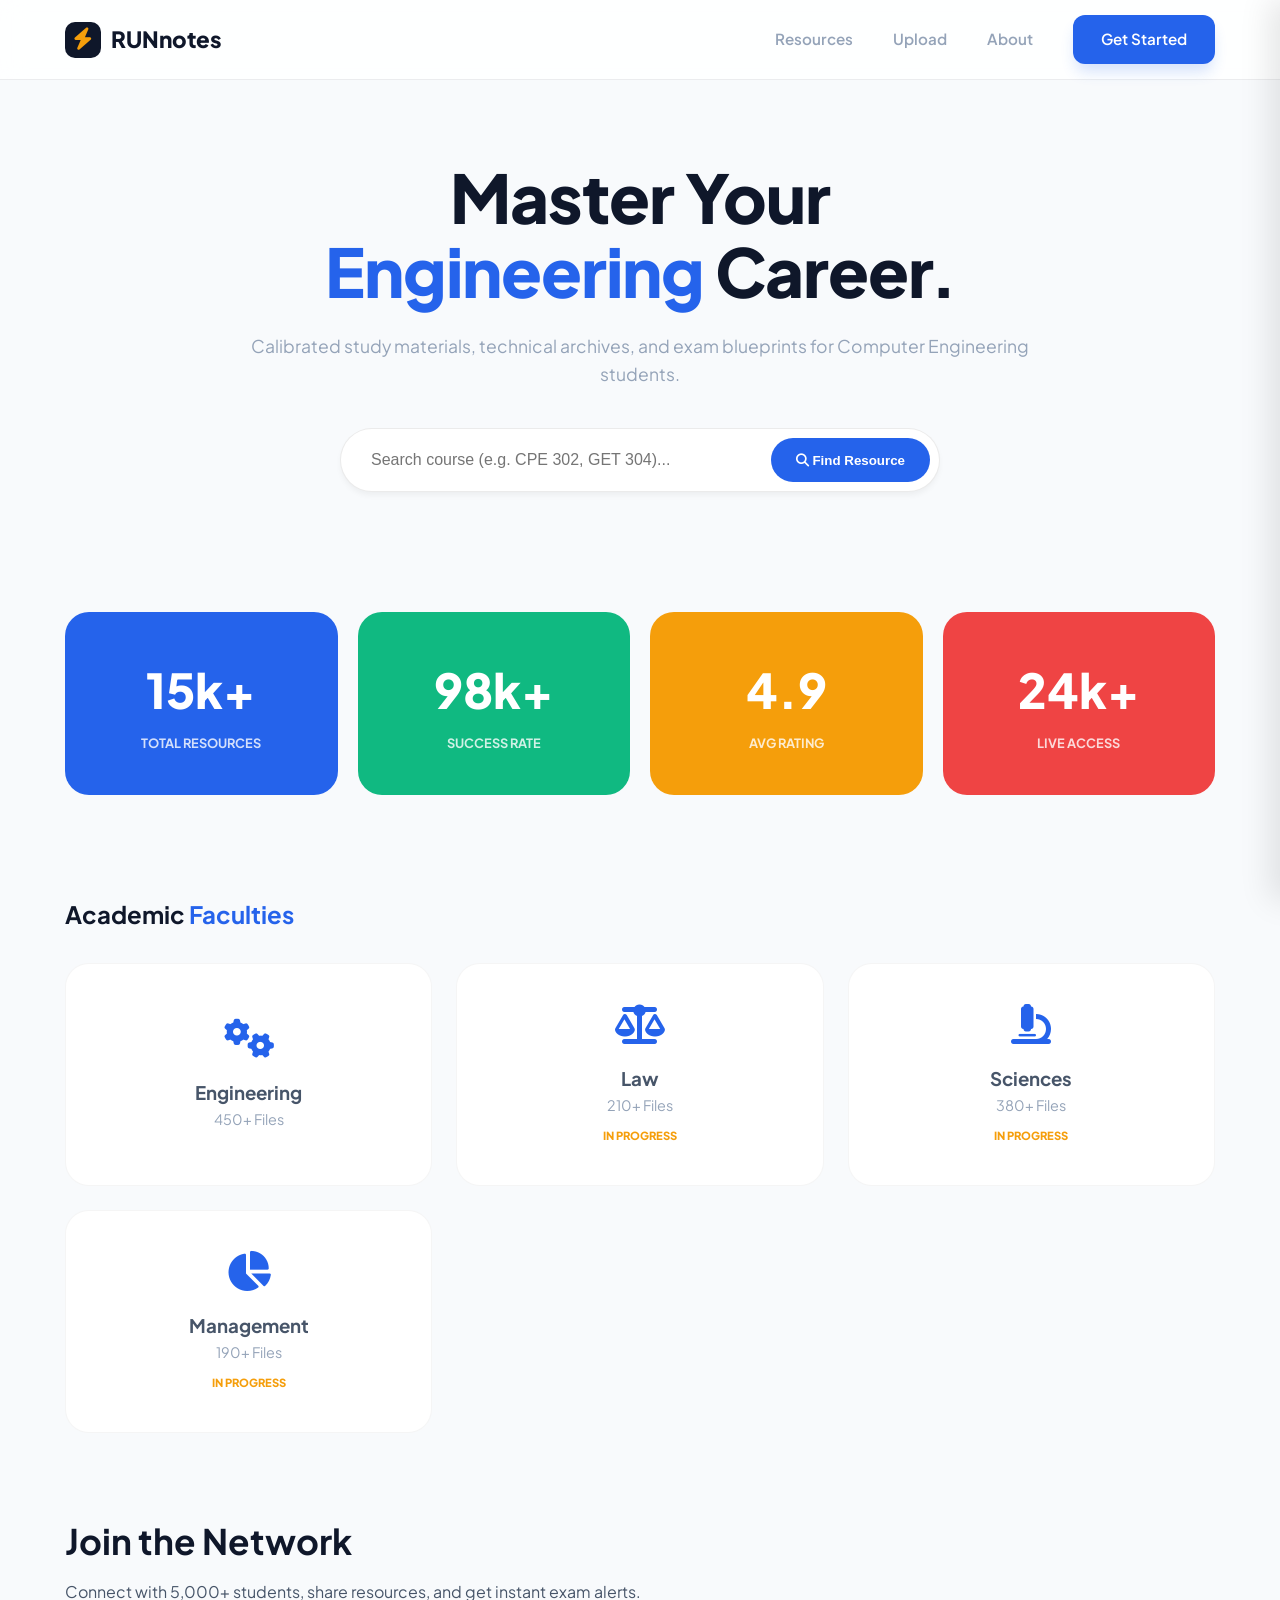
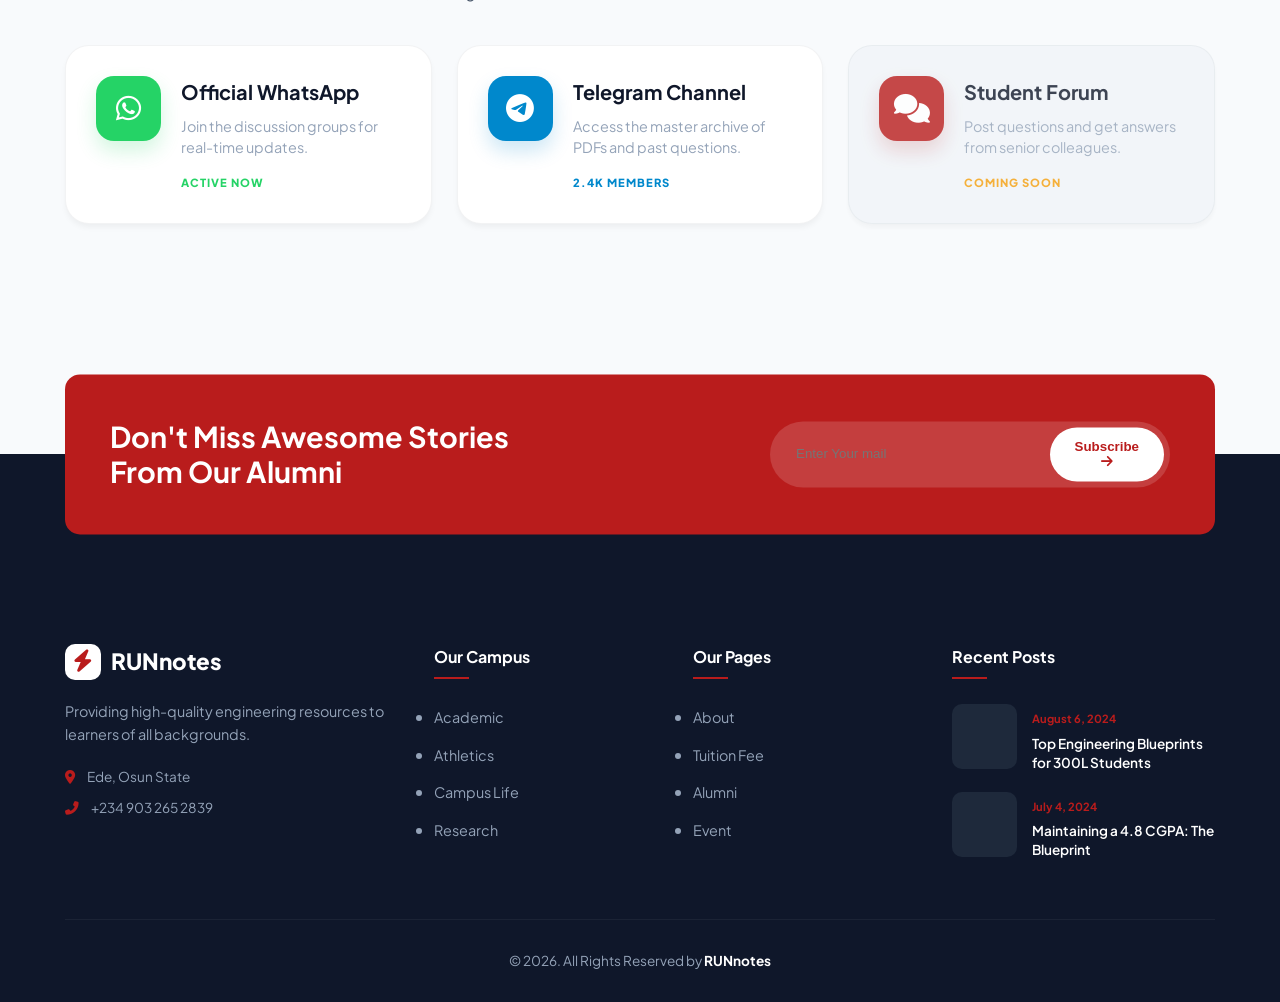
<file: index.html>
<!DOCTYPE html>
<html lang="en">
<head>
  <meta charset="UTF-8" />
  <meta name="viewport" content="width=device-width, initial-scale=1.0" />
  <title>RUNnotes | Engineering Intelligence Portal</title>
  
  <meta name="description" content="Access vetted Computer Engineering lecture notes, blueprints, and past questions.">
  
  <link rel="stylesheet" href="https://cdnjs.cloudflare.com/ajax/libs/font-awesome/6.4.0/css/all.min.css">
  <link href="https://fonts.googleapis.com/css2?family=Plus+Jakarta+Sans:wght@300;400;500;600;700;800&display=swap" rel="stylesheet">

  <style>
    /* ── DESIGN TOKENS ── */
    :root {
      --primary: #2563eb;
      --accent: #f59e0b;
      --success: #10b981;
      --danger: #ef4444;
      --f-accent: #b91c1c; /* Reference Image Red */
      
      --slate-900: #0f172a;
      --slate-600: #475569;
      --slate-400: #94a3b8;
      
      --bg-main: #f8fafc;
      --radius-lg: 24px;
      --radius-md: 12px;
      --shadow-sm: 0 4px 6px -1px rgba(0, 0, 0, 0.05);
      --shadow-xl: 0 20px 25px -5px rgba(0, 0, 0, 0.1);
      --transition: all 0.4s cubic-bezier(0.16, 1, 0.3, 1);
    }

    * { margin: 0; padding: 0; box-sizing: border-box; }
    
    body {
      background-color: var(--bg-main);
      color: var(--slate-600);
      font-family: 'Plus Jakarta Sans', sans-serif;
      line-height: 1.6;
      -webkit-font-smoothing: antialiased;
    }

    .container { width: 90%; max-width: 1200px; margin: 0 auto; }

    /* ── NAVIGATION ── */
    /* ── HEADER SPACING FIX ── */
header {
  position: fixed; 
  top: 0; 
  width: 100%; 
  height: 80px;
  background: rgba(255, 255, 255, 0.85); 
  backdrop-filter: blur(12px);
  border-bottom: 1px solid rgba(15, 23, 42, 0.08); 
  z-index: 1000;
  display: flex; 
  align-items: center;
}

/* Ensure the inner container has horizontal padding */
.nav-inner { 
  display: flex; 
  justify-content: space-between; 
  align-items: center; 
  width: 100%; 
  /* This adds the 'breathable' space on the left and right */
  padding: 0 5%; 
}

/* If you are using the .container class inside the header, ensure it has padding */
.container {
  width: 100%;
  max-width: 1200px;
  margin: 0 auto;
  padding: 0 25px; /* Adjust this value (e.g., 20px to 40px) to your liking */
}

/* Ensure the Menu Button doesn't have extra margins that push it weirdly */
.menu-btn {
  background: none;
  border: none;
  font-size: 1.6rem;
  color: var(--slate-900);
  cursor: pointer;
  padding: 8px; /* Makes it easier to click */
  display: flex;
  align-items: center;
  justify-content: center;
}

    
    .nav-inner { display: flex; justify-content: space-between; align-items: center; width: 100%; }
    
    .brand { display: flex; align-items: center; gap: 10px; font-weight: 800; font-size: 1.4rem; color: var(--slate-900); text-decoration: none; }
    .brand-icon {
      background: var(--slate-900); color: var(--accent);
      width: 36px; height: 36px; border-radius: 10px;
      display: flex; align-items: center; justify-content: center;
    }

    .nav-links { display: flex; align-items: center; gap: 2.5rem; }
    .nav-links a { font-size: 0.95rem; font-weight: 600; color: var(--slate-400); text-decoration: none; transition: var(--transition); }
    .nav-links a:hover { color: var(--primary); }

    .btn-cta {
      background: var(--primary); color: #fff !important;
      padding: 12px 28px; border-radius: var(--radius-md); font-weight: 700;
      box-shadow: 0 10px 15px -3px rgba(37, 99, 235, 0.2);
    }

    .menu-btn { display: none; background: none; border: none; font-size: 1.6rem; color: var(--slate-900); cursor: pointer; }

    /* ── SIDE DRAWER ── */
    .drawer-overlay {
      position: fixed; inset: 0; background: rgba(0,0,0,0.3); backdrop-filter: blur(4px);
      opacity: 0; visibility: hidden; transition: var(--transition); z-index: 1500;
    }
    .drawer {
      position: fixed; top: 0; right: -320px; width: 320px; height: 100%;
      background: white; z-index: 2000; padding: 40px; transition: var(--transition);
      box-shadow: -10px 0 30px rgba(0,0,0,0.1);
    }
    .drawer.active { right: 0; }
    .drawer-overlay.active { opacity: 1; visibility: visible; }

    /* ── HERO ── */
    .hero { padding: 160px 0 60px; text-align: center; max-width: 850px; margin: 0 auto; }
    .badge {
      display: inline-block; padding: 6px 16px; background: #dbeafe;
      color: var(--primary); border-radius: 50px; font-size: 0.75rem;
      font-weight: 800; text-transform: uppercase; margin-bottom: 1.5rem;
    }
    .hero h1 {
      font-size: clamp(2.5rem, 7vw, 4.2rem); font-weight: 800; color: var(--slate-900);
      line-height: 1.1; margin-bottom: 1.5rem; letter-spacing: -1px;
    }
    .hero p { font-size: 1.1rem; color: var(--slate-400); margin-bottom: 40px; }

    .search-container { position: relative; max-width: 600px; margin: 0 auto; }
    .search-input {
      width: 100%; padding: 22px 30px; border-radius: 100px;
      border: 1px solid rgba(0,0,0,0.08); font-size: 1rem; outline: none;
      box-shadow: var(--shadow-sm); transition: var(--transition);
    }
    .search-input:focus { border-color: var(--primary); box-shadow: var(--shadow-xl); }
    .search-btn {
      position: absolute; right: 10px; top: 10px; bottom: 10px;
      background: var(--primary); color: white; border: none;
      padding: 0 25px; border-radius: 100px; font-weight: 700; cursor: pointer;
    }

    /* ── STATS ── */
    .stats-grid {
      display: grid; grid-template-columns: repeat(auto-fit, minmax(240px, 1fr));
      gap: 20px; margin: 60px 0 100px;
    }
    .stat-card {
      padding: 40px 20px; border-radius: var(--radius-lg); text-align: center; color: white;
      transition: var(--transition);
    }
    .stat-card:hover { transform: translateY(-8px); }
    .stat-card .val { font-size: 3rem; font-weight: 800; display: block; }
    .stat-card .label { font-size: 0.8rem; font-weight: 700; text-transform: uppercase; opacity: 0.8; }

    /* ── FACULTIES ── */
    .faculty-grid { display: grid; grid-template-columns: repeat(auto-fill, minmax(280px, 1fr)); gap: 24px; }
.faculty-card {
  background: white;
  padding: 40px;
  border-radius: var(--radius-lg);
  border: 1px solid rgba(0,0,0,0.04);
  cursor: pointer;
  transition: var(--transition);
  
  /* --- CENTERING LOGIC --- */
  display: flex;
  flex-direction: column;
  align-items: center;    /* Centers items horizontally */
  justify-content: center; /* Centers items vertically */
  text-align: center;      /* Centers the text lines */
}

.faculty-card:hover {
  border-color: var(--primary);
  box-shadow: var(--shadow-xl);
  transform: scale(1.02);
}

.faculty-card i {
  font-size: 2.5rem;
  color: var(--primary);
  margin-bottom: 20px;
  /* Remove display: block if it was there, flex handles it now */
}
/* ── FULL WIDTH FOOTER FIX ── */
.footer-wrapper {
  background-color: var(--f-bg);
  margin-top: 150px;
  color: var(--f-text);
  font-family: 'Plus Jakarta Sans', sans-serif;
  
  /* Forces the footer to span the entire screen width */
  width: 100vw;
  margin-left: calc(-50vw + 50%);
  position: relative;
  left: 0;
  right: 0;
}

/* The Newsletter box still needs to be centered, 
   but the red background will now span closer to the edges if needed */
.newsletter-box {
  background: var(--f-accent);
  padding: 45px;
  border-radius: 15px;
  display: flex;
  justify-content: space-between;
  align-items: center;
  transform: translateY(-50%);
  margin-bottom: -30px;
  flex-wrap: wrap;
  gap: 30px;
  
  /* Keeps the content of the newsletter aligned with your site width */
  max-width: 1200px;
  margin-left: auto;
  margin-right: auto;
}

.footer-main {
  /* This inner container keeps the links from touching the edge */
  max-width: 1200px; 
  margin: 0 auto;
  padding: 60px 20px 40px; /* Horizontal padding so text doesn't touch the very edge on mobile */
  display: grid;
  grid-template-columns: 1.5fr 1fr 1fr 1.2fr;
  gap: 40px;
}

.copyright {
  border-top: 1px solid rgba(255, 255, 255, 0.05);
  padding: 30px 0;
  text-align: center;
  font-size: 0.85rem;
  width: 100%; /* Spans edge to edge */
}
/* ── FEATURED CARD (ENGINEERING) ── */
.faculty-card.featured-card {
  border-color: var(--primary);
  /* Stronger shadow to show it is the 'Main' card */
  box-shadow: 0 20px 40px rgba(37, 99, 235, 0.15); 
  position: relative;
  overflow: hidden;
}

/* Add a small 'Main' badge tag to the top corner of the card */
.faculty-card.featured-card::before {
  content: "TOP CHOICE";
  position: absolute;
  top: 12px;
  right: -30px;
  background: var(--primary);
  color: white;
  font-size: 0.6rem;
  font-weight: 900;
  padding: 4px 40px;
  transform: rotate(45deg);
}

/* ── CLICK BEHAVIOR (The 'Pressed' effect) ── */
.faculty-card:active {
  transform: scale(0.95); /* Shrinks slightly when pressed */
  box-shadow: 0 5px 10px rgba(0, 0, 0, 0.1); /* Shadow flattens */
  transition: transform 0.1s ease; /* Fast transition for the click */
  
}

/* Standard Hover (Desktop) */
.faculty-card:hover {
  transform: translateY(-8px);
  box-shadow: var(--shadow-xl);
  border-color: var(--primary);
}



    /* ── FOOTER SYSTEM (Alumni Style) ── */
    .footer-wrapper { background: var(--slate-900); margin-top: 150px; color: var(--slate-400); }
    .newsletter-box {
      background: var(--f-accent); padding: 45px; border-radius: 15px;
      display: flex; justify-content: space-between; align-items: center;
      transform: translateY(-50%); margin-bottom: -30px; flex-wrap: wrap; gap: 30px;
    }
    .newsletter-box h2 { color: white; font-size: 1.8rem; line-height: 1.2; }
    
    .sub-form {
      background: rgba(255,255,255,0.15); padding: 6px; border-radius: 50px;
      display: flex; width: 100%; max-width: 400px;
    }
    .sub-form input { background: none; border: none; color: white; padding: 0 20px; width: 100%; outline: none; }
    .sub-btn { background: white; color: var(--f-accent); border: none; padding: 12px 25px; border-radius: 50px; font-weight: 800; cursor: pointer; }

    .footer-main { padding: 60px 0 40px; display: grid; grid-template-columns: 1.5fr 1fr 1fr 1.2fr; gap: 40px; }
    .footer-col h4 { color: white; margin-bottom: 25px; position: relative; padding-bottom: 10px; }
    .footer-col h4::after { content: ''; position: absolute; left: 0; bottom: 0; width: 35px; height: 2px; background: var(--f-accent); }
    .footer-col ul li { margin-bottom: 12px; }
    .footer-col a { color: var(--slate-400); text-decoration: none; font-size: 0.9rem; transition: 0.3s; }
    .footer-col a:hover { color: white; padding-left: 5px; }

    .post-item { display: flex; gap: 15px; margin-bottom: 20px; }
    .post-thumb { width: 65px; height: 65px; background: #1e293b; border-radius: 10px; background-size: cover; flex-shrink: 0; }
    .post-meta span { font-size: 0.7rem; color: var(--f-accent); font-weight: 700; }
    .post-meta p { color: white; font-size: 0.85rem; font-weight: 600; margin-top: 4px; line-height: 1.4; }

    .copyright { border-top: 1px solid rgba(255,255,255,0.05); padding: 30px 0; text-align: center; font-size: 0.85rem; }

    /* ── RESPONSIVE ── */
    @media (max-width: 992px) {
      .nav-links { display: none; }
      .menu-btn { display: block; }
      .footer-main { grid-template-columns: 1fr 1fr; }
    }
    @media (max-width: 768px) {
      .hero { padding-top: 120px; }
      .newsletter-box { text-align: center; justify-content: center; transform: translateY(-30%); }
      .footer-main { grid-template-columns: 1fr; }
      .search-btn span { display: none; }
    }
    
    /* ── COMMUNITY SECTION ── */
.community-section {
  padding: 80px 0;
  animation: fadeInUp 0.8s var(--ease-out);
}

.community-header {
  margin-bottom: 40px;
  text-align: left;
}

.community-header h2 {
  font-size: 2.2rem;
  color: var(--slate-900);
  margin-bottom: 10px;
}

.community-grid {
  display: grid;
  grid-template-columns: repeat(auto-fit, minmax(300px, 1fr));
  gap: 25px;
}

/* Card Base */
.com-card {
  text-decoration: none;
  background: white;
  border: 1px solid rgba(15, 23, 42, 0.05);
  border-radius: 24px;
  padding: 30px;
  display: flex;
  gap: 20px;
  transition: var(--transition);
  position: relative;
  overflow: hidden;
  box-shadow: var(--shadow-sm);
}

/* Click & Hover Effects */
.com-card:hover {
  transform: translateY(-8px);
  box-shadow: var(--shadow-xl);
  border-color: var(--primary);
}

.com-card:active {
  transform: scale(0.96);
  transition: 0.1s;
}

.com-icon {
  width: 65px;
  height: 65px;
  border-radius: 18px;
  display: flex;
  align-items: center;
  justify-content: center;
  font-size: 1.8rem;
  color: white;
  flex-shrink: 0;
}

/* Brand Colors & Shadows */
.whatsapp .com-icon { 
  background: #25D366; 
  box-shadow: 0 10px 20px rgba(37, 211, 102, 0.2); 
}
.telegram .com-icon { 
  background: #0088cc; 
  box-shadow: 0 10px 20px rgba(0, 136, 204, 0.2); 
}
.forum .com-icon { 
  background: var(--f-accent); 
  box-shadow: 0 10px 20px rgba(185, 28, 28, 0.2); 
}

/* Text Styling */
.com-info h3 { 
  color: var(--slate-900); 
  margin-bottom: 8px; 
  font-size: 1.25rem; 
}
.com-info p { 
  color: var(--slate-400); 
  font-size: 0.9rem; 
  line-height: 1.5; 
}

.com-stat {
  display: inline-block;
  margin-top: 15px;
  font-size: 0.7rem;
  font-weight: 800;
  text-transform: uppercase;
  letter-spacing: 1px;
  color: #25D366; /* Default to Green for 'Active' */
}

.telegram .com-stat { color: #0088cc; }
.coming-soon { color: var(--accent); }

/* Forum 'Disabled' state */
.forum.disabled {
  background: #f1f5f9;
  cursor: not-allowed;
  opacity: 0.8;
}

/* Mobile Adaptivity */
@media (max-width: 640px) {
  .com-card { 
    flex-direction: column; 
    align-items: center; 
    text-align: center; 
    padding: 40px 20px;
  }
}

/* Keyframes for the entrance */
@keyframes fadeInUp {
  from { opacity: 0; transform: translateY(30px); }
  to { opacity: 1; transform: translateY(0); }
}
  </style>
</head>
<body>

<header>
  <div class="container nav-inner">
    <a href="index.html" class="brand">
      <div class="brand-icon"><i class="fas fa-bolt"></i></div>
      <span>RUNnotes</span>
    </a>
    
    <nav class="nav-links">
      <a href="#resources">Resources</a>
      <a href="studentupload.html">Upload</a>
      <a href="about.html">About</a>
      <a href="signup.html" class="btn-cta">Get Started</a>
    </nav>

    <button class="menu-btn" onclick="toggleMenu()"><i class="fas fa-bars-staggered"></i></button>
  </div>
</header>

<div class="drawer-overlay" id="overlay" onclick="toggleMenu()"></div>
<aside class="drawer" id="drawer">
  <div style="display:flex; justify-content:space-between; align-items:center; margin-bottom:40px;">
    <div class="brand"><div class="brand-icon"><i class="fas fa-bolt"></i></div><span>RUNnotes</span></div>
    <button class="menu-btn" onclick="toggleMenu()"><i class="fas fa-times"></i></button>
  </div>
  <nav style="display:flex; flex-direction:column; gap:25px;">
    <a href="#resources" style="text-decoration:none; color:var(--slate-900); font-weight:700;">Resources</a>
    <a href="studentupload.html" style="text-decoration:none; color:var(--slate-900); font-weight:700;">Student Upload</a>
    <a href="about.html" style="text-decoration:none; color:var(--slate-900); font-weight:700;">About</a>
    <a href="signup.html" class="btn-cta" style="text-align:center;">Join Now</a>
  </nav>
</aside>

<main class="container">
  <section class="hero">
    <h1>Master Your <br><span style="color:var(--primary)">Engineering</span> Career.</h1>
    <p>Calibrated study materials, technical archives, and exam blueprints for Computer Engineering students.</p>

    <div class="search-container">
      <input type="text" class="search-input" placeholder="Search course (e.g. CPE 302, GET 304)...">
      <button class="search-btn">
        <i class="fas fa-search"></i> <span>Find Resource</span>
      </button>
    </div>
  </section>

  <section class="stats-grid">
    <div class="stat-card" style="background:var(--primary)">
      <span class="val" data-val="15">0</span>
      <span class="label">Total Resources</span>
    </div>
    <div class="stat-card" style="background:var(--success)">
      <span class="val" data-val="98">0</span>
      <span class="label">Success Rate</span>
    </div>
    <div class="stat-card" style="background:var(--accent)">
      <span class="val" data-val="4.9">0</span>
      <span class="label">Avg Rating</span>
    </div>
    <div class="stat-card" style="background:var(--danger)">
      <span class="val" data-val="24">0</span>
      <span class="label">Live Access</span>
    </div>
  </section>

  <h2 style="margin-bottom:30px; color:var(--slate-900)">Academic <span style="color:var(--primary)">Faculties</span></h2>
  <div class="faculty-grid" id="facultyGrid"></div>
<section id="community-panel" class="container community-section">
  <div class="community-header">
    <h2>Join the <span class="accent-text">Network</span></h2>
    <p>Connect with 5,000+ students, share resources, and get instant exam alerts.</p>
  </div>

  <div class="community-grid">
    <a href="https://wa.me/2349032652839?text=Hello%20RUNnotes%20Support" target="_blank" class="com-card whatsapp">
      <div class="com-icon"><i class="fab fa-whatsapp"></i></div>
      <div class="com-info">
        <h3>Official WhatsApp</h3>
        <p>Join the discussion groups for real-time updates.</p>
        <span class="com-stat">Active Now</span>
      </div>
    </a>

    <a href="https://t.me/runnotes_hub" target="_blank" class="com-card telegram">
      <div class="com-icon"><i class="fab fa-telegram-plane"></i></div>
      <div class="com-info">
        <h3>Telegram Channel</h3>
        <p>Access the master archive of PDFs and past questions.</p>
        <span class="com-stat">2.4k Members</span>
      </div>
    </a>

    <div class="com-card forum disabled">
      <div class="com-icon"><i class="fas fa-comments"></i></div>
      <div class="com-info">
        <h3>Student Forum</h3>
        <p>Post questions and get answers from senior colleagues.</p>
        <span class="com-stat coming-soon">Coming Soon</span>
      </div>
    </div>
  </div>
</section>

  <footer class="footer-wrapper">
    <div class="container">
      <div class="newsletter-box">
        <h2>Don't Miss Awesome Stories<br>From Our Alumni</h2>
        <div class="sub-form">
          <input type="email" placeholder="Enter Your mail">
          <button class="sub-btn">Subscribe <i class="fas fa-arrow-right"></i></button>
        </div>
      </div>

      <div class="footer-main">
        <div class="footer-col">
          <div class="brand">
            <div class="brand-icon" style="background:white; color:var(--f-accent)"><i class="fas fa-bolt"></i></div>
            <span style="color:white">RUNnotes</span>
          </div>
          <p style="margin-top:20px; font-size:0.9rem;">Providing high-quality engineering resources to learners of all backgrounds.</p>
          <div style="margin-top:20px; font-size:0.85rem;">
            <p><i class="fas fa-map-marker-alt" style="color:var(--f-accent); margin-right:10px;"></i> Ede, Osun State</p>
            <p style="margin-top:10px;"><i class="fas fa-phone-alt" style="color:var(--f-accent); margin-right:10px;"></i> +234 903 265 2839</p>
          </div>
        </div>

        <div class="footer-col">
          <h4>Our Campus</h4>
          <ul>
            <li><a href="#">Academic</a></li>
            <li><a href="#">Athletics</a></li>
            <li><a href="#">Campus Life</a></li>
            <li><a href="#">Research</a></li>
          </ul>
        </div>

        <div class="footer-col">
          <h4>Our Pages</h4>
          <ul>
            <li><a href="about.html">About</a></li>
            <li><a href="#">Tuition Fee</a></li>
            <li><a href="#">Alumni</a></li>
            <li><a href="#">Event</a></li>
          </ul>
        </div>

        <div class="footer-col">
          <h4>Recent Posts</h4>
          <div class="post-item">
            <div class="post-thumb" style="background-image:url('https://via.placeholder.com/70')"></div>
            <div class="post-meta">
              <span>August 6, 2024</span>
              <p>Top Engineering Blueprints for 300L Students</p>
            </div>
          </div>
          <div class="post-item">
            <div class="post-thumb" style="background-image:url('https://via.placeholder.com/70')"></div>
            <div class="post-meta">
              <span>July 4, 2024</span>
              <p>Maintaining a 4.8 CGPA: The Blueprint</p>
            </div>
          </div>
        </div>
      </div>

      <div class="copyright">
        &copy; 2026. All Rights Reserved by <span style="color:white; font-weight:700;">RUNnotes</span>
      </div>
    </div>
  </footer>
</main>

<script>
  const facultyData = [
    { icon: "fa-gears", title: "Engineering", meta: "450+ Files", active: true, link: "tvet.html" },
    { icon: "fa-scale-balanced", title: "Law", meta: "210+ Files", active: false },
    { icon: "fa-microscope", title: "Sciences", meta: "380+ Files", active: false },
    { icon: "fa-chart-pie", title: "Management", meta: "190+ Files", active: false }
  ];

  function toggleMenu() {
    document.getElementById('drawer').classList.toggle('active');
    document.getElementById('overlay').classList.toggle('active');
  }

  function init() {
    // Render Faculty Grid
    document.getElementById('facultyGrid').innerHTML = facultyData.map(f => `
      <div class="faculty-card" onclick="${f.active ? `location.href='${f.link}'` : 'alert(\'Coming Soon\')'}">
        <i class="fas ${f.icon}"></i>
        <h3>${f.title}</h3>
        <p style="color:var(--slate-400); font-size:0.9rem;">${f.meta}</p>
        ${!f.active ? '<span style="color:var(--accent); font-size:0.7rem; font-weight:800; display:block; margin-top:10px;">IN PROGRESS</span>' : ''}
      </div>
    `).join('');

    // Animate Stats
    const stats = document.querySelectorAll('.val');
    stats.forEach(s => {
      const target = parseFloat(s.getAttribute('data-val'));
      let current = 0;
      const increment = target / 60;
      const timer = setInterval(() => {
        current += increment;
        if(current >= target) {
          s.innerText = target + (target > 10 ? "k+" : (target === 24 ? "/7" : ""));
          clearInterval(timer);
        } else {
          s.innerText = Math.floor(current);
        }
      }, 20);
    });
  }

  document.addEventListener('DOMContentLoaded', init);
    function renderFaculties() {
    document.getElementById('facultyGrid').innerHTML = facultyData.map(f => {
      // Logic to check if this is the 'Main' card
      const isMain = f.title === "Engineering" ? "featured-card" : "";
      
      return `
        <div class="faculty-card ${isMain}" 
             onclick="${f.active ? `location.href='${f.link}'` : 'alert(\'Content coming soon!\')'}">
          <i class="fas ${f.icon}"></i>
          <h3>${f.title}</h3>
          <p style="color:var(--slate-400); font-size:0.9rem;">${f.meta}</p>
          ${!f.active ? '<span style="color:var(--accent); font-size:0.7rem; font-weight:800; display:block; margin-top:10px;">IN PROGRESS</span>' : ''}
        </div>
      `;
    }).join('');
  }

</script>

</body>
</html>
</file>
